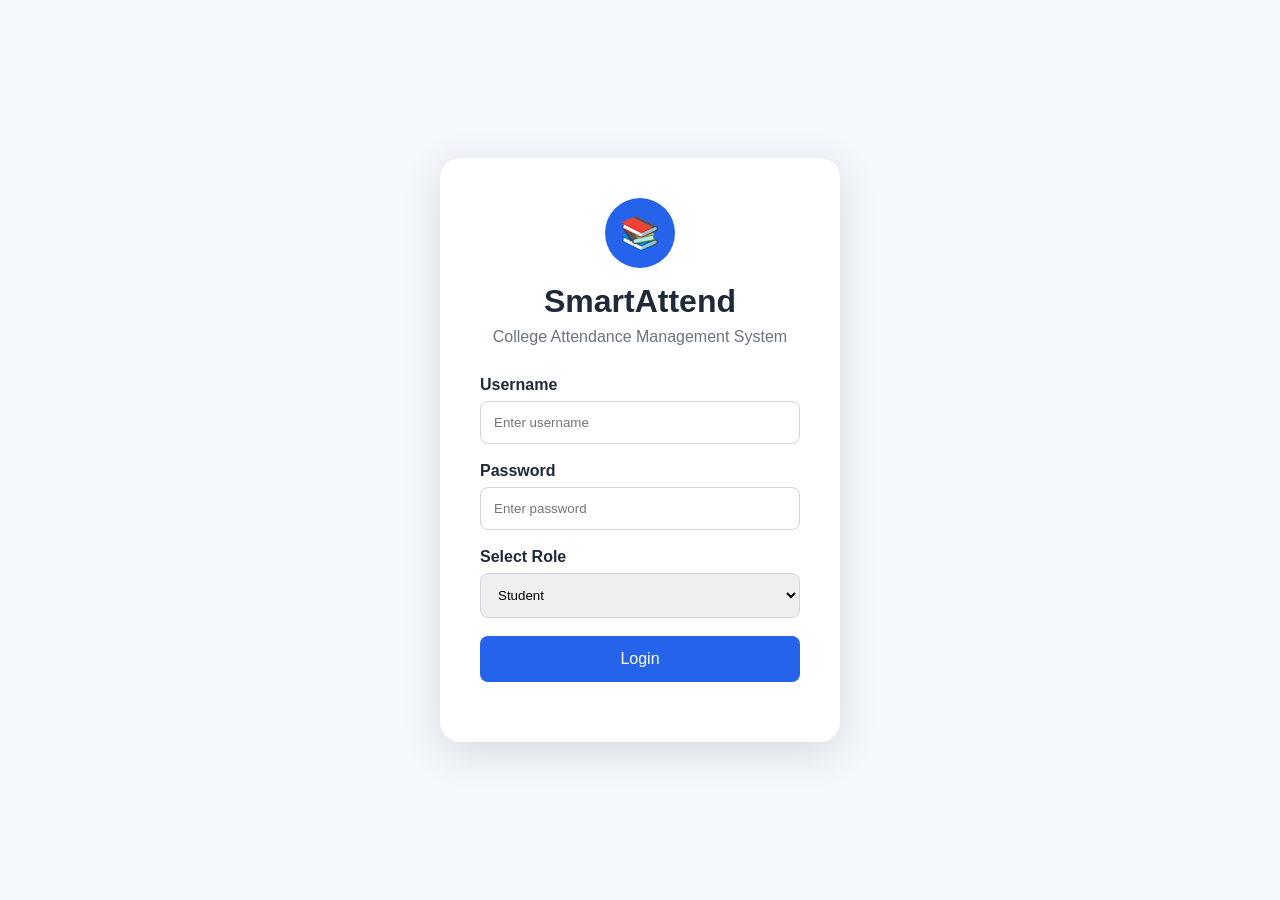
<file: index.html>
<!DOCTYPE html>
<html lang="en">

<head>
    <meta charset="UTF-8">
    <meta name="viewport" content="width=device-width, initial-scale=1.0">

    <title>SmartAttend - Login</title>

    <link rel="stylesheet" href="style.css">
</head>

<body>

    <div class="login-container">

        <div class="login-card">

            <div class="logo">
                📚
            </div>

            <h1>SmartAttend</h1>

            <p class="subtitle">
                College Attendance Management System
            </p>

            <form onsubmit="login(event)">

                <label>Username</label>

                <input
                    type="text"
                    id="username"
                    placeholder="Enter username"
                    required
                >

                <label>Password</label>

                <input
                    type="password"
                    id="password"
                    placeholder="Enter password"
                    required
                >

                <label>Select Role</label>

                <select id="role">

                    <option value="student">
                        Student
                    </option>

                    <option value="teacher">
                        Teacher
                    </option>

                    <option value="admin">
                        Admin
                    </option>

                </select>

                <button type="submit">
                    Login
                </button>
            </form>
            <p class="demo">
            </p>

        </div>

    </div>

    <script src="script.js"></script>

</body>

</html>
</file>
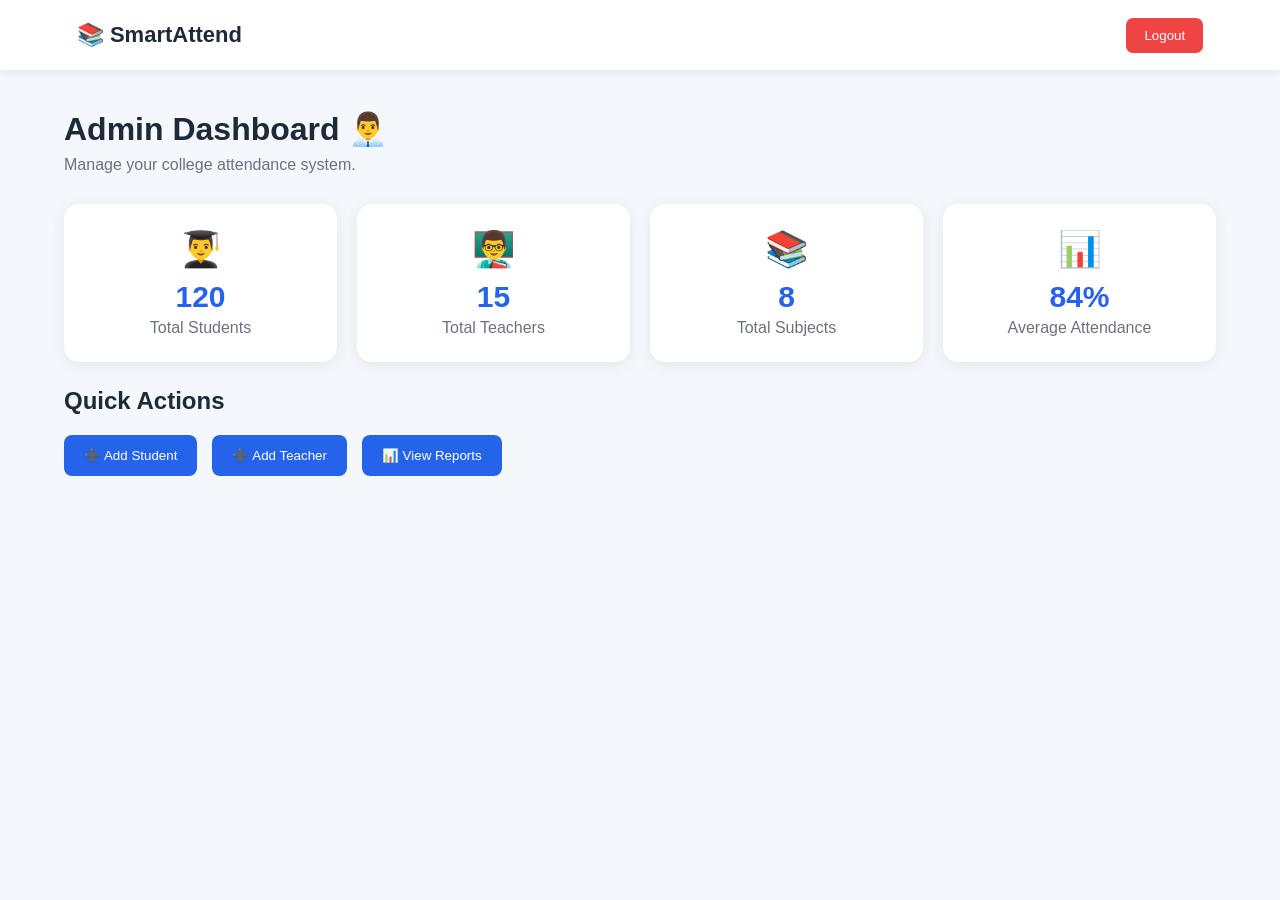
<file: admin.html>
<!DOCTYPE html>
<html lang="en">

<head>

    <meta charset="UTF-8">

    <meta
        name="viewport"
        content="width=device-width, initial-scale=1.0"
    >

    <title>Admin Dashboard</title>

    <link rel="stylesheet" href="style.css">

</head>

<body>

    <header class="navbar">

        <div class="brand">
            📚 SmartAttend
        </div>

        <button onclick="logout()">
            Logout
        </button>

    </header>


    <main class="dashboard">

        <h1>
            Admin Dashboard 👨‍💼
        </h1>

        <p>
            Manage your college attendance system.
        </p>


        <div class="admin-grid">


            <div class="admin-card">

                <div class="admin-icon">
                    👨‍🎓
                </div>

                <h2>
                    120
                </h2>

                <p>
                    Total Students
                </p>

            </div>


            <div class="admin-card">

                <div class="admin-icon">
                    👨‍🏫
                </div>

                <h2>
                    15
                </h2>

                <p>
                    Total Teachers
                </p>

            </div>


            <div class="admin-card">

                <div class="admin-icon">
                    📚
                </div>

                <h2>
                    8
                </h2>

                <p>
                    Total Subjects
                </p>

            </div>


            <div class="admin-card">

                <div class="admin-icon">
                    📊
                </div>

                <h2>
                    84%
                </h2>

                <p>
                    Average Attendance
                </p>

            </div>


        </div>


        <h2 class="section-title">
            Quick Actions
        </h2>


        <div class="quick-actions">

            <button onclick="addStudent()">
                ➕ Add Student
            </button>

            <button onclick="addTeacher()">
                ➕ Add Teacher
            </button>

            <button onclick="viewReport()">
                📊 View Reports
            </button>

        </div>


    </main>


    <script src="script.js"></script>

</body>

</html>
</file>
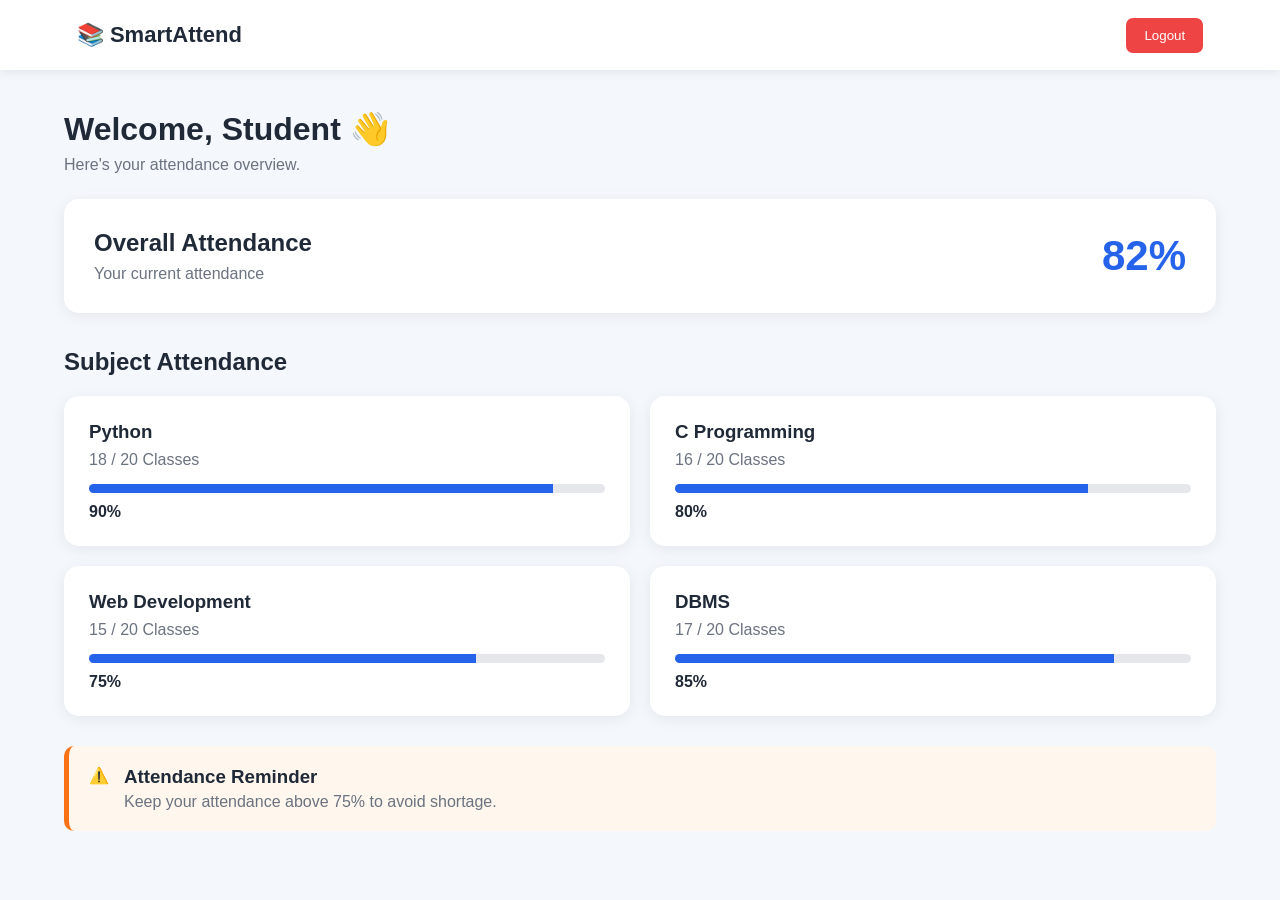
<file: student.html>
<!DOCTYPE html>
<html lang="en">

<head>

    <meta charset="UTF-8">

    <meta
        name="viewport"
        content="width=device-width, initial-scale=1.0"
    >

    <title>Student Dashboard</title>

    <link rel="stylesheet" href="style.css">

</head>

<body>

    <header class="navbar">

        <div class="brand">
            📚 SmartAttend
        </div>

        <button onclick="logout()">
            Logout
        </button>

    </header>


    <main class="dashboard">

        <div class="welcome">

            <h1>
                Welcome, Student 👋
            </h1>

            <p>
                Here's your attendance overview.
            </p>

        </div>


        <!-- Attendance Card -->

        <div class="overall-card">

            <div>

                <h2>
                    Overall Attendance
                </h2>

                <p>
                    Your current attendance
                </p>

            </div>

            <div class="percentage">
                82%
            </div>

        </div>


        <!-- Subjects -->

        <h2 class="section-title">
            Subject Attendance
        </h2>


        <div class="subject-grid">


            <div class="subject-card">

                <h3>
                    Python
                </h3>

                <p>
                    18 / 20 Classes
                </p>

                <div class="progress">

                    <div
                        class="progress-bar"
                        style="width:90%"
                    >
                    </div>

                </div>

                <strong>
                    90%
                </strong>

            </div>


            <div class="subject-card">

                <h3>
                    C Programming
                </h3>

                <p>
                    16 / 20 Classes
                </p>

                <div class="progress">

                    <div
                        class="progress-bar"
                        style="width:80%"
                    >
                    </div>

                </div>

                <strong>
                    80%
                </strong>

            </div>


            <div class="subject-card">

                <h3>
                    Web Development
                </h3>

                <p>
                    15 / 20 Classes
                </p>

                <div class="progress">

                    <div
                        class="progress-bar"
                        style="width:75%"
                    >
                    </div>

                </div>

                <strong>
                    75%
                </strong>

            </div>


            <div class="subject-card">

                <h3>
                    DBMS
                </h3>

                <p>
                    17 / 20 Classes
                </p>

                <div class="progress">

                    <div
                        class="progress-bar"
                        style="width:85%"
                    >
                    </div>

                </div>

                <strong>
                    85%
                </strong>

            </div>


        </div>


        <!-- Alert -->

        <div class="attendance-alert">

            ⚠️

            <div>

                <h3>
                    Attendance Reminder
                </h3>

                <p>
                    Keep your attendance above 75%
                    to avoid shortage.
                </p>

            </div>

        </div>


    </main>


    <script src="script.js"></script>

</body>

</html>
</file>
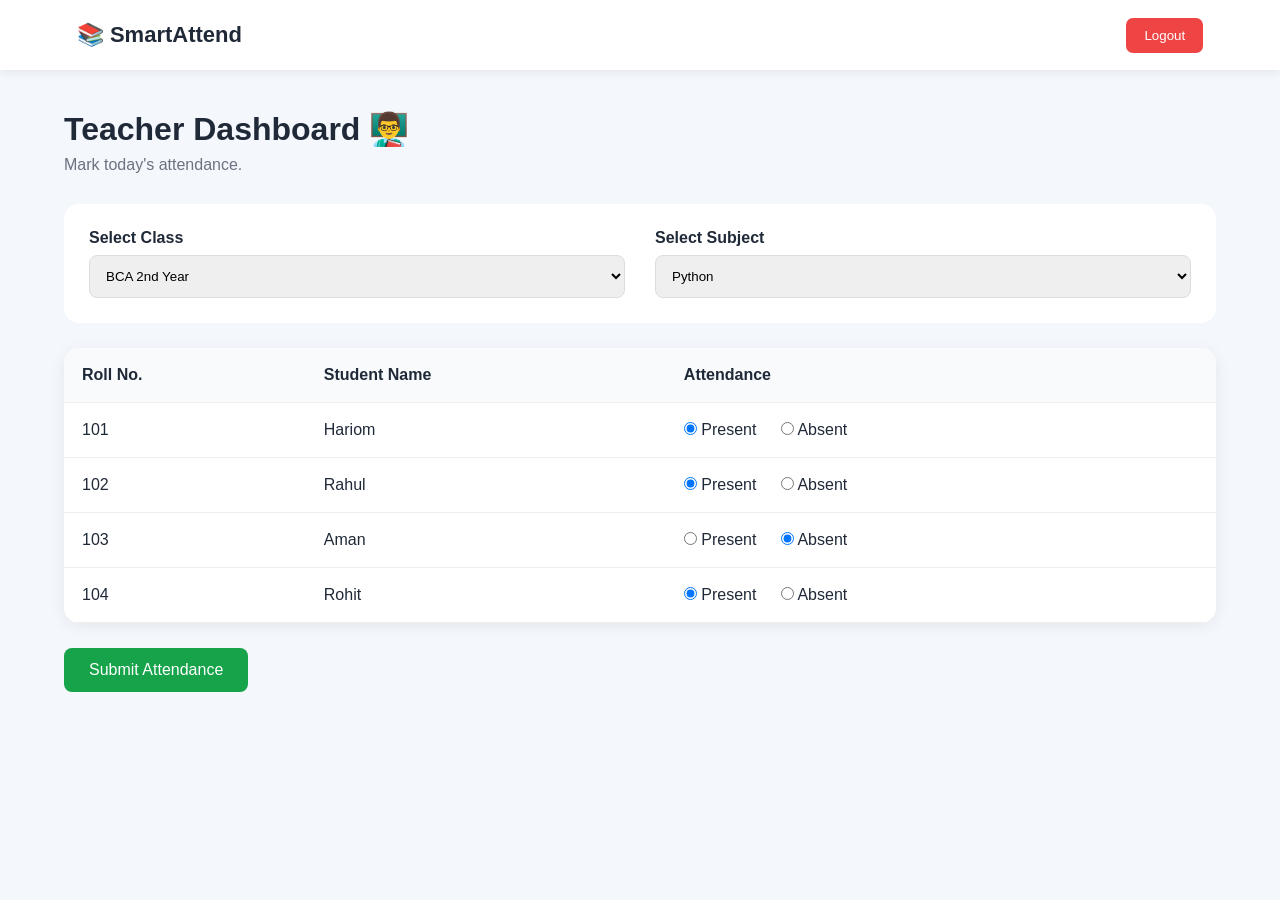
<file: teacher.html>
<!DOCTYPE html>
<html lang="en">

<head>

    <meta charset="UTF-8">

    <meta
        name="viewport"
        content="width=device-width, initial-scale=1.0"
    >

    <title>Teacher Dashboard</title>

    <link rel="stylesheet" href="style.css">

</head>

<body>

    <header class="navbar">

        <div class="brand">
            📚 SmartAttend
        </div>

        <button onclick="logout()">
            Logout
        </button>

    </header>


    <main class="dashboard">

        <h1>
            Teacher Dashboard 👨‍🏫
        </h1>

        <p>
            Mark today's attendance.
        </p>


        <!-- Selection -->

        <div class="selection-box">

            <div>

                <label>
                    Select Class
                </label>

                <select>

                    <option>
                        BCA 2nd Year
                    </option>

                    <option>
                        BCA 1st Year
                    </option>

                    <option>
                        BCA 3rd Year
                    </option>

                </select>

            </div>


            <div>

                <label>
                    Select Subject
                </label>

                <select>

                    <option>
                        Python
                    </option>

                    <option>
                        C Programming
                    </option>

                    <option>
                        Web Development
                    </option>

                    <option>
                        DBMS
                    </option>

                </select>

            </div>

        </div>


        <!-- Attendance Table -->

        <div class="table-container">

            <table>

                <thead>

                    <tr>

                        <th>
                            Roll No.
                        </th>

                        <th>
                            Student Name
                        </th>

                        <th>
                            Attendance
                        </th>

                    </tr>

                </thead>


                <tbody>


                    <tr>

                        <td>
                            101
                        </td>

                        <td>
                            Hariom
                        </td>

                        <td>

                            <label class="attendance-option">

                                <input
                                    type="radio"
                                    name="student1"
                                    checked
                                >

                                Present

                            </label>

                            <label class="attendance-option">

                                <input
                                    type="radio"
                                    name="student1"
                                >

                                Absent

                            </label>

                        </td>

                    </tr>


                    <tr>

                        <td>
                            102
                        </td>

                        <td>
                            Rahul
                        </td>

                        <td>

                            <label class="attendance-option">

                                <input
                                    type="radio"
                                    name="student2"
                                    checked
                                >

                                Present

                            </label>

                            <label class="attendance-option">

                                <input
                                    type="radio"
                                    name="student2"
                                >

                                Absent

                            </label>

                        </td>

                    </tr>


                    <tr>

                        <td>
                            103
                        </td>

                        <td>
                            Aman
                        </td>

                        <td>

                            <label class="attendance-option">

                                <input
                                    type="radio"
                                    name="student3"
                                >

                                Present

                            </label>

                            <label class="attendance-option">

                                <input
                                    type="radio"
                                    name="student3"
                                    checked
                                >

                                Absent

                            </label>

                        </td>

                    </tr>


                    <tr>

                        <td>
                            104
                        </td>

                        <td>
                            Rohit
                        </td>

                        <td>

                            <label class="attendance-option">

                                <input
                                    type="radio"
                                    name="student4"
                                    checked
                                >

                                Present

                            </label>

                            <label class="attendance-option">

                                <input
                                    type="radio"
                                    name="student4"
                                >

                                Absent

                            </label>

                        </td>

                    </tr>


                </tbody>

            </table>

        </div>


        <button
            class="submit-attendance"
            onclick="submitAttendance()"
        >

            Submit Attendance

        </button>


    </main>


    <script src="script.js"></script>

</body>

</html>
</file>
<file: style.css>
* {
    margin: 0;
    padding: 0;
    box-sizing: border-box;
}


body {

    font-family:
        Arial,
        Helvetica,
        sans-serif;

    background: #f4f7fb;

    color: #1f2937;

}


/* LOGIN */

.login-container {

    min-height: 100vh;

    display: flex;

    justify-content: center;

    align-items: center;

    padding: 20px;

}


.login-card {

    background: white;

    width: 400px;

    padding: 40px;

    border-radius: 20px;

    box-shadow:
        0 10px 40px
        rgba(0,0,0,0.12);

}


.logo {

    width: 70px;

    height: 70px;

    margin: auto;

    border-radius: 50%;

    display: flex;

    justify-content: center;

    align-items: center;

    background: #2563eb;

    font-size: 32px;

}


.login-card h1 {

    text-align: center;

    margin-top: 15px;

}


.subtitle {

    text-align: center;

    color: #6b7280;

    margin: 8px 0 30px;

}


.login-card label {

    display: block;

    margin-bottom: 7px;

    font-weight: bold;

}


.login-card input,
.login-card select {

    width: 100%;

    padding: 13px;

    margin-bottom: 18px;

    border: 1px solid #d1d5db;

    border-radius: 8px;

    outline: none;

}


.login-card input:focus,
.login-card select:focus {

    border-color: #2563eb;

}


.login-card button {

    width: 100%;

    padding: 14px;

    border: none;

    border-radius: 8px;

    background: #2563eb;

    color: white;

    font-size: 16px;

    cursor: pointer;

}


.login-card button:hover {

    background: #1d4ed8;

}


.demo {

    text-align: center;

    margin-top: 20px;

    font-size: 12px;

    color: #777;

}


/* NAVBAR */

.navbar {

    height: 70px;

    background: white;

    padding: 0 6%;

    display: flex;

    justify-content: space-between;

    align-items: center;

    box-shadow:
        0 2px 10px
        rgba(0,0,0,0.08);

}


.brand {

    font-size: 22px;

    font-weight: bold;

}


.navbar button {

    border: none;

    padding: 10px 18px;

    border-radius: 7px;

    background: #ef4444;

    color: white;

    cursor: pointer;

}


/* DASHBOARD */

.dashboard {

    width: 90%;

    max-width: 1200px;

    margin: 40px auto;

}


.welcome {

    margin-bottom: 25px;

}


.welcome p,
.dashboard > p {

    color: #6b7280;

    margin-top: 8px;

}


/* OVERALL ATTENDANCE */

.overall-card {

    background: white;

    padding: 30px;

    border-radius: 15px;

    display: flex;

    justify-content: space-between;

    align-items: center;

    margin-bottom: 35px;

    box-shadow:
        0 3px 15px
        rgba(0,0,0,0.07);

}


.overall-card p {

    color: #6b7280;

    margin-top: 8px;

}


.percentage {

    font-size: 42px;

    font-weight: bold;

    color: #2563eb;

}


/* SUBJECT */

.section-title {

    margin: 25px 0 20px;

}


.subject-grid {

    display: grid;

    grid-template-columns:
        repeat(2, 1fr);

    gap: 20px;

}


.subject-card {

    background: white;

    padding: 25px;

    border-radius: 15px;

    box-shadow:
        0 3px 15px
        rgba(0,0,0,0.07);

}


.subject-card p {

    color: #6b7280;

    margin: 8px 0 15px;

}


.progress {

    height: 9px;

    background: #e5e7eb;

    border-radius: 10px;

    overflow: hidden;

    margin-bottom: 10px;

}


.progress-bar {

    height: 100%;

    background: #2563eb;

}


/* ALERT */

.attendance-alert {

    margin-top: 30px;

    padding: 20px;

    background: #fff7ed;

    border-left: 5px solid #f97316;

    border-radius: 10px;

    display: flex;

    gap: 15px;

}


.attendance-alert p {

    color: #6b7280;

    margin-top: 5px;

}


/* TEACHER */

.selection-box {

    margin-top: 30px;

    background: white;

    padding: 25px;

    border-radius: 15px;

    display: flex;

    gap: 30px;

}


.selection-box div {

    flex: 1;

}


.selection-box label {

    display: block;

    font-weight: bold;

    margin-bottom: 8px;

}


.selection-box select {

    width: 100%;

    padding: 12px;

    border: 1px solid #ddd;

    border-radius: 8px;

}


/* TABLE */

.table-container {

    background: white;

    margin-top: 25px;

    border-radius: 15px;

    overflow-x: auto;

    box-shadow:
        0 3px 15px
        rgba(0,0,0,0.07);

}


table {

    width: 100%;

    border-collapse: collapse;

}


th,
td {

    padding: 18px;

    text-align: left;

    border-bottom: 1px solid #eee;

}


th {

    background: #f8fafc;

}


.attendance-option {

    margin-right: 20px;

}


.submit-attendance {

    margin-top: 25px;

    padding: 13px 25px;

    border: none;

    border-radius: 8px;

    background: #16a34a;

    color: white;

    cursor: pointer;

    font-size: 16px;

}


/* ADMIN */

.admin-grid {

    margin-top: 30px;

    display: grid;

    grid-template-columns:
        repeat(4, 1fr);

    gap: 20px;

}


.admin-card {

    background: white;

    padding: 25px;

    border-radius: 15px;

    text-align: center;

    box-shadow:
        0 3px 15px
        rgba(0,0,0,0.07);

}


.admin-icon {

    font-size: 35px;

    margin-bottom: 10px;

}


.admin-card h2 {

    font-size: 30px;

    color: #2563eb;

}


.admin-card p {

    color: #6b7280;

    margin-top: 5px;

}


.quick-actions {

    display: flex;

    gap: 15px;

}


.quick-actions button {

    padding: 13px 20px;

    border: none;

    border-radius: 8px;

    background: #2563eb;

    color: white;

    cursor: pointer;

}


/* MOBILE */

@media (max-width: 768px) {

    .subject-grid {

        grid-template-columns: 1fr;

    }


    .admin-grid {

        grid-template-columns:
            repeat(2, 1fr);

    }


    .selection-box {

        flex-direction: column;

    }


    .overall-card {

        flex-direction: column;

        align-items: flex-start;

        gap: 20px;

    }


    .quick-actions {

        flex-direction: column;

    }

}


@media (max-width: 500px) {

    .login-card {

        width: 100%;

        padding: 25px;

    }


    .admin-grid {

        grid-template-columns: 1fr;

    }

}
</file>
